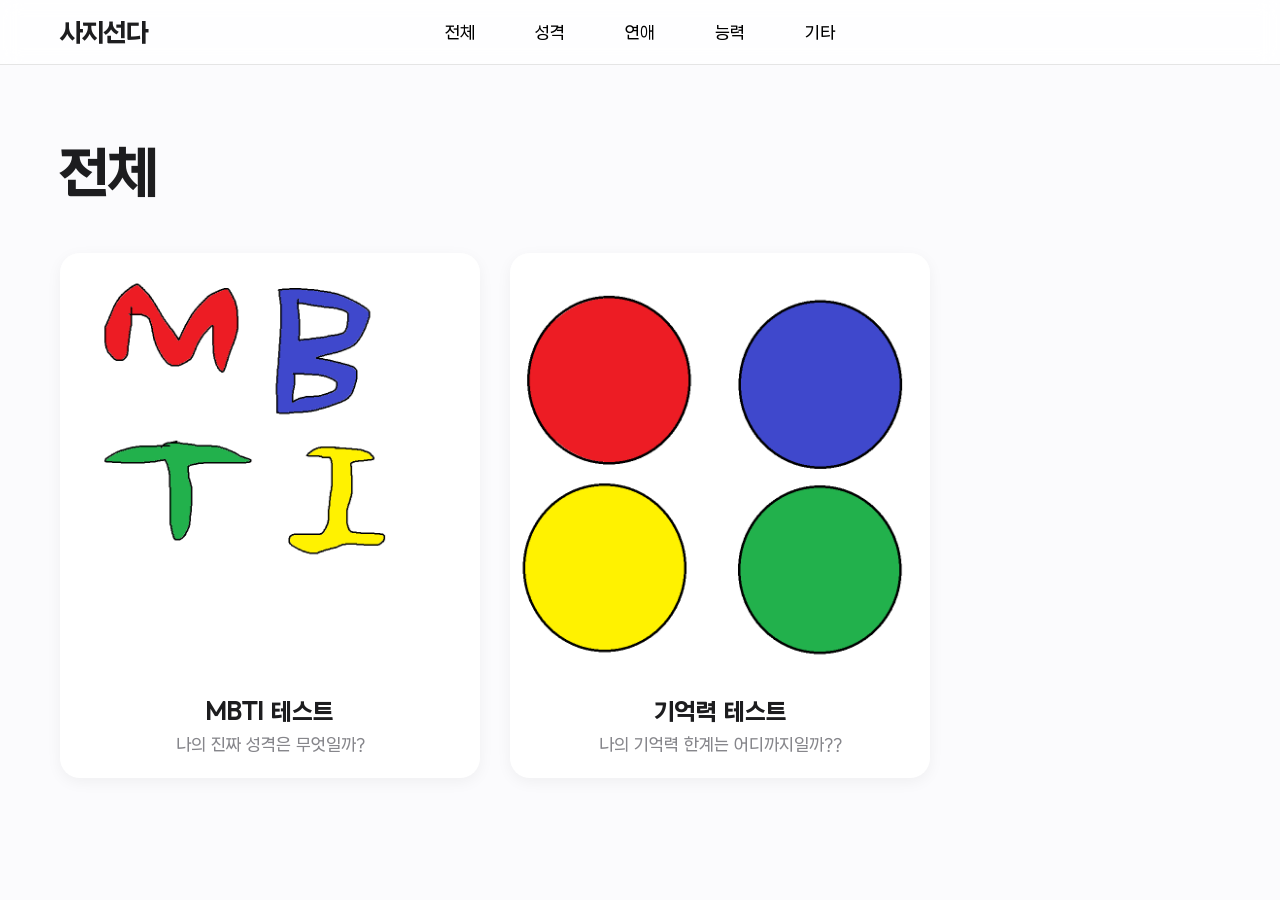
<file: 4-option/index.html>
<!DOCTYPE html>
<html lang="ko">
<head>
    <meta charset="UTF-8">
    <meta name="viewport" content="width=device-width, initial-scale=1.0">
    <title>사지선다 - 테스트 웹사이트</title>
    <link rel="stylesheet" href="style.css">
</head>
<body>

    <header>
        <nav class="navbar">
            <div class="logo">사지선다</div>
            <ul class="nav-menu">
                <li class="nav-item">
                    <a href="#" class="nav-link" data-category="전체">전체</a>
                    <div class="dropdown-menu">
                        <div class="dropdown-content">
                            <div class="dropdown-column">
                                <h3>전체 탐색하기</h3>
                                <ul>
                                    <li><a href="#"></a></li>
                                    <li><a href="#"></a></li>
                                </ul>
                            </div>
                        </div>
                    </div>
                </li>
                <li class="nav-item">
                    <a href="#" class="nav-link" data-category="성격">성격</a>
                    <div class="dropdown-menu">
                        <div class="dropdown-content">
                            <div class="dropdown-column">
                                <h3>성격 테스트</h3>
                                <ul>
                                    <li><a href="#">MBTI 테스트</a></li>
                                    <li><a href="#"></a></li>
                                </ul>
                            </div>
                        </div>
                    </div>
                </li>
                <li class="nav-item">
                    <a href="#" class="nav-link" data-category="연애">연애</a>
                    <div class="dropdown-menu">
                        <div class="dropdown-content">
                            <div class="dropdown-column">
                                <h3>연애 테스트</h3>
                                <ul>
                                    <li><a href="#"></a></li>
                                    <li><a href="#"></a></li>
                                </ul>
                            </div>
                        </div>
                    </div>
                </li>
                <li class="nav-item">
                    <a href="#" class="nav-link" data-category="능력">능력</a>
                    <div class="dropdown-menu">
                        <div class="dropdown-content">
                            <div class="dropdown-column">
                                <h3>능력 테스트</h3>
                                <ul>
                                    <li><a href="#">기억력 테스트</a></li>
                                    <li><a href="#"></a></li>
                                </ul>
                            </div>
                        </div>
                    </div>
                </li>
                <li class="nav-item">
                    <a href="#" class="nav-link" data-category="기타">기타</a>
                    <div class="dropdown-menu">
                        <div class="dropdown-content">
                            <div class="dropdown-column">
                                <h3>기타 테스트</h3>
                                <ul>
                                    <li><a href="#"></a></li>
                                    <li><a href="#"></a></li>
                                </ul>
                            </div>
                        </div>
                    </div>
                </li>
            </ul>
        </nav>
    </header>

    <main>
        <div class="content-container">
            <h1 id="category-title">전체</h1>
            
            <div id="grid-전체" class="project-grid">
                <a href="mbti-test.html" target="_blank" class="project-card">
                    <img src="img/mbti.png" alt="MBTI 테스트" class="card-image">
                    <div class="card-info">
                        <h2>MBTI 테스트</h2>
                        <p>나의 진짜 성격은 무엇일까?</p>
                    </div>
                </a>
                <a href="memory-test.html" target="_blank" class="project-card">
                    <img src="img/memory.png" alt="기억력 테스트" class="card-image">
                    <div class="card-info">
                        <h2>기억력 테스트</h2>
                        <p>나의 기억력 한계는 어디까지일까??</p>
                    </div>
                </a>
            </div>

            <div id="grid-성격" class="project-grid" style="display: none;">
                <a href="mbti-test.html" target="_blank" class="project-card">
                    <img src="img/mbti.png" alt="MBTI 테스트" class="card-image">
                    <div class="card-info">
                        <h2>MBTI 테스트</h2>
                        <p>나의 진짜 성격은 무엇일까?</p>
                    </div>
                </a>
            </div>

            <div id="grid-연애" class="project-grid" style="display: none;">
                </div>

            <div id="grid-능력" class="project-grid" style="display: none;">
                <a href="memory-test.html" target="_blank" class="project-card">
                    <img src="img/memory.png" alt="기억력 테스트" class="card-image">
                    <div class="card-info">
                        <h2>기억력 테스트</h2>
                        <p>나의 기억력 한계는 어디까지일까??</p>
                    </div>
                </a>
            </div>

            <div id="grid-기타" class="project-grid" style="display: none;">
                </div>

        </div>
    </main>

    <script src="script.js"></script>
</body>
</html>
</file>
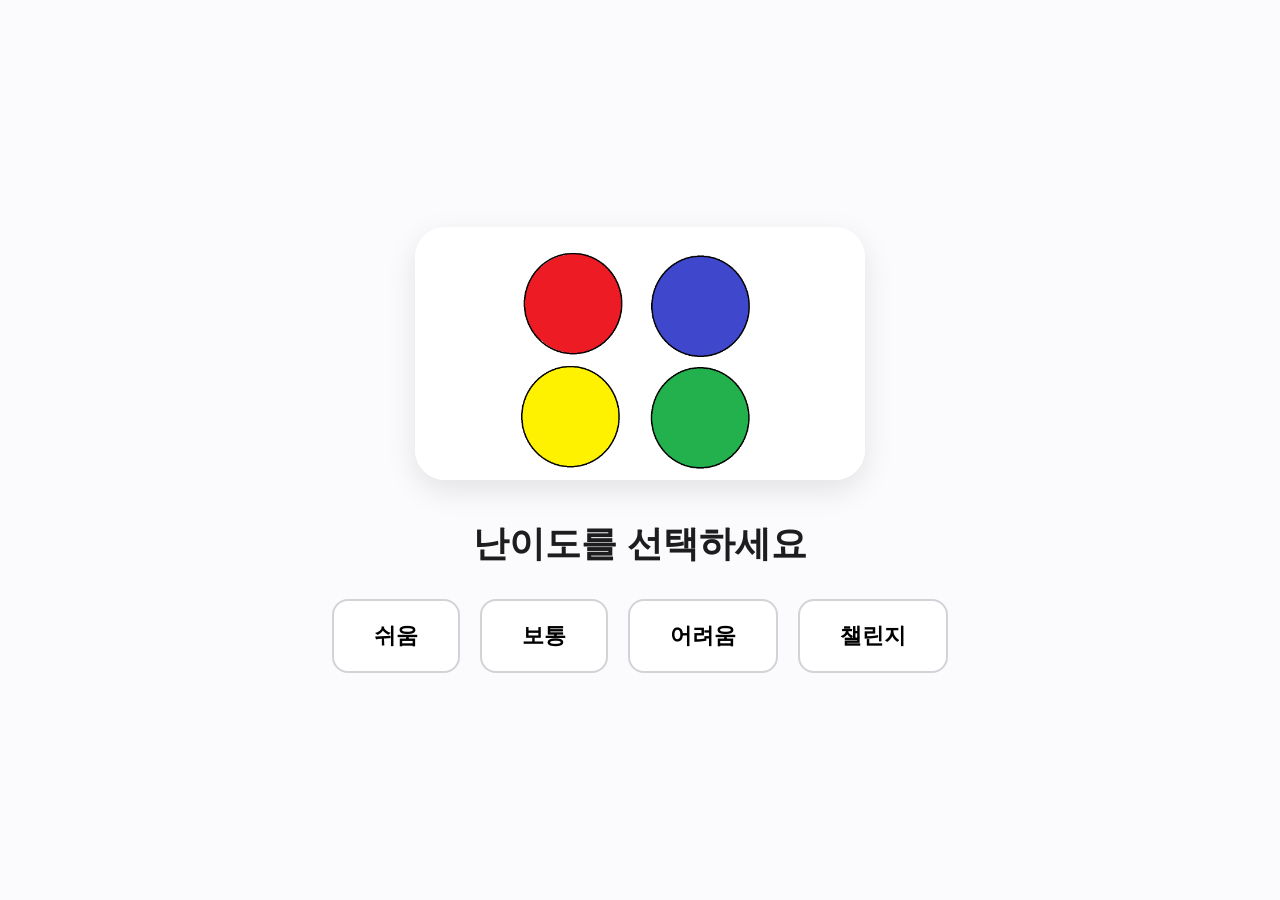
<file: 4-option/memory-test.html>
<!DOCTYPE html>
<html lang="ko">
<head>
    <meta charset="UTF-8">
    <meta name="viewport" content="width=device-width, initial-scale=1.0">
    <title>사지선다 - 기억력 테스트</title>
    <style>
        * { margin: 0; padding: 0; box-sizing: border-box; }
        body {
            background-color: #fbfbfd;
            font-family: -apple-system, BlinkMacSystemFont, "Segoe UI", Roboto, sans-serif;
            display: flex;
            flex-direction: column;
            align-items: center;
            justify-content: center;
            min-height: 100vh;
            color: #1d1d1f;
            overflow: hidden;
        }

        /* 1. 시작 화면 스타일 */
        #start-screen {
            text-align: center;
            display: flex;
            flex-direction: column;
            align-items: center;
            width: 100%;
        }

        #start-screen img {
            width: 450px; /* 로고 크기 확장 */
            margin-bottom: 40px;
            border-radius: 30px;
            box-shadow: 0 10px 30px rgba(0,0,0,0.1);
        }

        .difficulty-container {
            display: flex;
            gap: 20px;
        }

        .btn {
            padding: 20px 40px;
            font-size: 22px; /* 버튼 크기 확장 */
            font-weight: bold;
            border: 2px solid #d2d2d7;
            border-radius: 16px;
            background: white;
            cursor: pointer;
            transition: all 0.2s;
        }

        .btn:hover { background-color: #f5f5f7; border-color: #0071e3; color: #0071e3; transform: translateY(-3px); }

        /* 2. 카운트다운 오버레이 */
        #countdown-overlay {
            display: none;
            position: fixed;
            top: 0; left: 0; width: 100%; height: 100%;
            background: rgba(255,255,255,0.9);
            z-index: 2000;
            justify-content: center;
            align-items: center;
            font-size: 150px;
            font-weight: bold;
            color: #0071e3;
        }

        /* 3. 게임 화면 스타일 */
        #game-screen { display: none; text-align: center; width: 100%; }
        
        #status-text { font-size: 32px; font-weight: bold; margin-bottom: 30px; color: #1d1d1f; }

        /* 그리드 컨테이너 대형화 */
        #grid-container {
            display: grid;
            gap: 20px;
            margin: 0 auto;
            background: white;
            padding: 40px;
            border-radius: 40px;
            box-shadow: 0 20px 60px rgba(0,0,0,0.08);
            max-width: 90vw;
            width: fit-content;
        }

        /* 동그라미 타일 대형화 */
        .tile {
            width: 140px; /* 기본 타일 크기 증가 */
            height: 140px;
            border-radius: 50%;
            border: 3px solid #000;
            cursor: pointer;
            transition: opacity 0.2s, transform 0.1s, box-shadow 0.2s;
            opacity: 0.5;
        }

        /* 난이도별 타일 크기 자동 조절 (화면 꽉 차게) */
        .grid-5x5 .tile { width: 100px; height: 100px; }
        .grid-4x4 .tile { width: 120px; height: 120px; }

        .tile:active { transform: scale(0.92); }
        .tile.active { opacity: 1; box-shadow: 0 0 30px rgba(0,0,0,0.4); transform: scale(1.08); border-color: #fff; }

        /* 다채로운 색상 팔레트 (최대 25개) */
        .color-0 { background-color: #ff3b30; } 
        .color-1 { background-color: #330be2; } 
        .color-2 { background-color: #01ff95; } 
        .color-3 { background-color: #ddec00; } 
        .color-4 { background-color: #5856d6; } 
        .color-5 { background-color: #ff9500; }
        .color-6 { background-color: #af52de; } 
        .color-7 { background-color: #5ac8fa; }
        .color-8 { background-color: #ff2d55; } 
        .color-9 { background-color: #a2845e; }
        .color-10 { background-color: #1abc9c; } 
        .color-11 { background-color: #2ecc71; }
        .color-12 { background-color: #3498db; } 
        .color-13 { background-color: #9b59b6; }
        .color-14 { background-color: #f1c40f; } 
        .color-15 { background-color: #e67e22; }
        .color-16 { background-color: #e74c3c; } 
        .color-17 { background-color: #34495e; }
        .color-18 { background-color: #7f8c8d; } 
        .color-19 { background-color: #d35400; }
        .color-20 { background-color: #c0392b; } 
        .color-21 { background-color: #16a085; }
        .color-22 { background-color: #27ae60; } 
        .color-23 { background-color: #2980b9; }
        .color-24 { background-color: #8e44ad; }

        /* 결과 화면 */
        #game-over { display: none; margin-top: 30px; animation: fadeIn 0.5s; }
        @keyframes fadeIn { from { opacity: 0; } to { opacity: 1; } }
    </style>
</head>
<body>

    <div id="start-screen">
        <img src="img/memory.png" alt="Memory Logo">
        <h2 style="font-size: 36px; margin-bottom: 30px;">난이도를 선택하세요</h2>
        <div class="difficulty-container">
            <button class="btn" onclick="prepareGame(2)">쉬움</button>
            <button class="btn" onclick="prepareGame(3)">보통</button>
            <button class="btn" onclick="prepareGame(4)">어려움</button>
            <button class="btn" onclick="prepareGame(5)">챌린지</button>
        </div>
    </div>

    <div id="countdown-overlay">3</div>

    <div id="game-screen">
        <div id="status-text">준비하세요!</div>
        <div id="grid-container"></div>
        
        <div id="game-over">
            <h3 style="color: #ff3b30; font-size: 40px; margin-bottom: 10px;">GAME OVER</h3>
            <p id="final-score" style="font-size: 24px; margin-bottom: 25px;"></p>
            <button class="btn" onclick="location.reload()">메인으로</button>
        </div>
    </div>

    <script>
        let gameSequence = [];
        let userSequence = [];
        let level = 0;
        let gridSize = 2;
        let isWaitingForUser = false;

        const gridContainer = document.getElementById('grid-container');
        const statusText = document.getElementById('status-text');
        const startScreen = document.getElementById('start-screen');
        const gameScreen = document.getElementById('game-screen');
        const countdownOverlay = document.getElementById('countdown-overlay');

        // 게임 시작 전 카운트다운 로직
        function prepareGame(size) {
            gridSize = size;
            startScreen.style.display = 'none';
            countdownOverlay.style.display = 'flex';
            
            let count = 3;
            countdownOverlay.textContent = count;

            const timer = setInterval(() => {
                count--;
                if (count > 0) {
                    countdownOverlay.textContent = count;
                } else if (count === 0) {
                    countdownOverlay.textContent = "START!";
                } else {
                    clearInterval(timer);
                    countdownOverlay.style.display = 'none';
                    startGame();
                }
            }, 1000);
        }

        function startGame() {
            gameScreen.style.display = 'block';
            
            gridContainer.className = `grid-${gridSize}x5`; 
            gridContainer.style.gridTemplateColumns = `repeat(${gridSize}, 1fr)`;
            
            createTiles(gridSize * gridSize);
            nextLevel();
        }

        function createTiles(count) {
            gridContainer.innerHTML = '';
            for (let i = 0; i < count; i++) {
                const tile = document.createElement('div');
                tile.classList.add('tile');
                tile.classList.add(`color-${i}`); // 25개 색상 클래스 적용
                tile.dataset.index = i;
                tile.addEventListener('click', onTileClick);
                gridContainer.appendChild(tile);
            }
        }

        async function nextLevel() {
            level++;
            userSequence = [];
            isWaitingForUser = false;
            statusText.textContent = `레벨 ${level}: 기억하세요!`;
            
            const randomIndex = Math.floor(Math.random() * (gridSize * gridSize));
            gameSequence.push(randomIndex);
            
            await sleep(800);
            await playSequence();
            
            isWaitingForUser = true;
            statusText.textContent = `당신의 차례! (${userSequence.length}/${gameSequence.length})`;
        }

        async function playSequence() {
            const speed = Math.max(200, 600 - (level * 30)); // 레벨이 오를수록 조금씩 빨라짐
            for (let index of gameSequence) {
                await flashTile(index, speed);
                await sleep(speed / 2);
            }
        }

        function flashTile(index, duration) {
            return new Promise(resolve => {
                const tile = document.querySelector(`[data-index="${index}"]`);
                if(tile) {
                    tile.classList.add('active');
                    setTimeout(() => {
                        tile.classList.remove('active');
                        resolve();
                    }, duration);
                }
            });
        }

        function onTileClick(e) {
            if (!isWaitingForUser) return;
            
            const clickedIndex = parseInt(e.target.dataset.index);
            userSequence.push(clickedIndex);
            
            e.target.classList.add('active');
            setTimeout(() => e.target.classList.remove('active'), 200);

            const currentStep = userSequence.length - 1;
            if (userSequence[currentStep] !== gameSequence[currentStep]) {
                gameOver();
                return;
            }

            statusText.textContent = `진행 중... (${userSequence.length}/${gameSequence.length})`;

            if (userSequence.length === gameSequence.length) {
                isWaitingForUser = false;
                setTimeout(() => {
                    nextLevel();
                }, 1000);
            }
        }

        function gameOver() {
            statusText.textContent = "틀렸습니다!";
            document.getElementById('game-over').style.display = 'block';
            document.getElementById('final-score').textContent = `당신은 레벨 ${level}까지 도달했습니다.`;
            isWaitingForUser = false;
        }

        function sleep(ms) {
            return new Promise(resolve => setTimeout(resolve, ms));
        }
    </script>
</body>
</html>
</file>
<file: 4-option/style.css>
/* 1. 에이투지체 폰트 불러오기 */
@font-face {
    font-family: 'AtoZ'; 
    src: url('fonts/atoz-regular.ttf') format('truetype');
    font-weight: normal; 
}

@font-face {
    font-family: 'AtoZ';
    src: url('fonts/atoz-bold.ttf') format('truetype');
    font-weight: bold; 
}

/* 2. 기본 초기화 (폰트 충돌 방지를 위해 font-family 제거) */
* {
    margin: 0;
    padding: 0;
    box-sizing: border-box;
}

/* 3. 웹사이트 전체(body)에 폰트 최우선 적용 */
body {
    font-family: 'AtoZ', -apple-system, BlinkMacSystemFont, "Segoe UI", Roboto, sans-serif;
    background-color: #fbfbfd;
    color: #1d1d1f;
}

a {
    text-decoration: none;
    color: inherit;
}

/* 네비게이션 바 */
header {
    background-color: rgba(255, 255, 255, 0.8);
    backdrop-filter: blur(10px);
    position: fixed;
    top: 0;
    width: 100%;
    z-index: 1000;
    border-bottom: 1px solid #e5e5e5;
}

.navbar {
    display: flex;
    justify-content: center;
    align-items: center;
    max-width: 1200px;
    margin: 0 auto;
    height: 64px;
    position: relative;
}

.logo {
    position: absolute;
    left: 20px;
    font-weight: bold;
    font-size: 24px;
}

.nav-menu {
    display: flex;
    list-style: none;
    gap: 40px;
}

.nav-link {
    font-size: 16px;
    color: #000000;
    padding: 20px 10px;
    display: block;
}

/* 드롭다운 메뉴 (호버 효과) */
.dropdown-menu {
    display: none;
    position: absolute;
    top: 64px;
    left: 0;
    width: 100%;
    background-color: #fff;
    padding: 40px 0;
    box-shadow: 0 4px 10px rgba(0,0,0,0.05);
}

.nav-item:hover .dropdown-menu {
    display: block;
}

.dropdown-content {
    max-width: 1200px;
    margin: 0 auto;
    display: flex;
    padding: 0 20px;
}

.dropdown-column h3 {
    font-size: 14px;
    color: #86868b;
    margin-bottom: 12px;
}

.dropdown-column ul {
    list-style: none;
}

.dropdown-column ul li {
    margin-bottom: 10px;
    font-size: 28px;
    font-weight: bold;
}

/* 메인 콘텐츠 영역 */
main {
    padding-top: 120px;
    min-height: 100vh;
}

.content-container {
    max-width: 1200px;
    margin: 0 auto;
    padding: 20px;
}

#category-title {
    font-size: 52px;
    font-weight: bold;
    margin-bottom: 50px;
    text-align: left;
}

.project-grid {
    display: flex;
    gap: 30px;
    justify-content: flex-start;
}

/* 카드 및 이미지 디자인 */
.project-card {
    background-color: #ffffff;
    border-radius: 20px;
    width: 420px;
    overflow: hidden;
    box-shadow: 0 4px 15px rgba(0,0,0,0.05);
    transition: transform 0.3s ease;
}

.project-card:hover {
    transform: scale(1.02);
}

.card-image {
    width: 100%;
    height: 420px;
    object-fit: cover; /* 이미지가 찌그러지지 않게 꽉 채움 */
    background-color: #f5f5f7; /* 이미지가 없을 때 기본 배경색 */
    display: block;
}

.card-info {
    padding: 24px;
    text-align: center;
}

.card-info h2 {
    font-size: 22px;
    margin-bottom: 10px;
}

.card-info p {
    font-size: 16px;
    color: #86868b;
}
</file>
